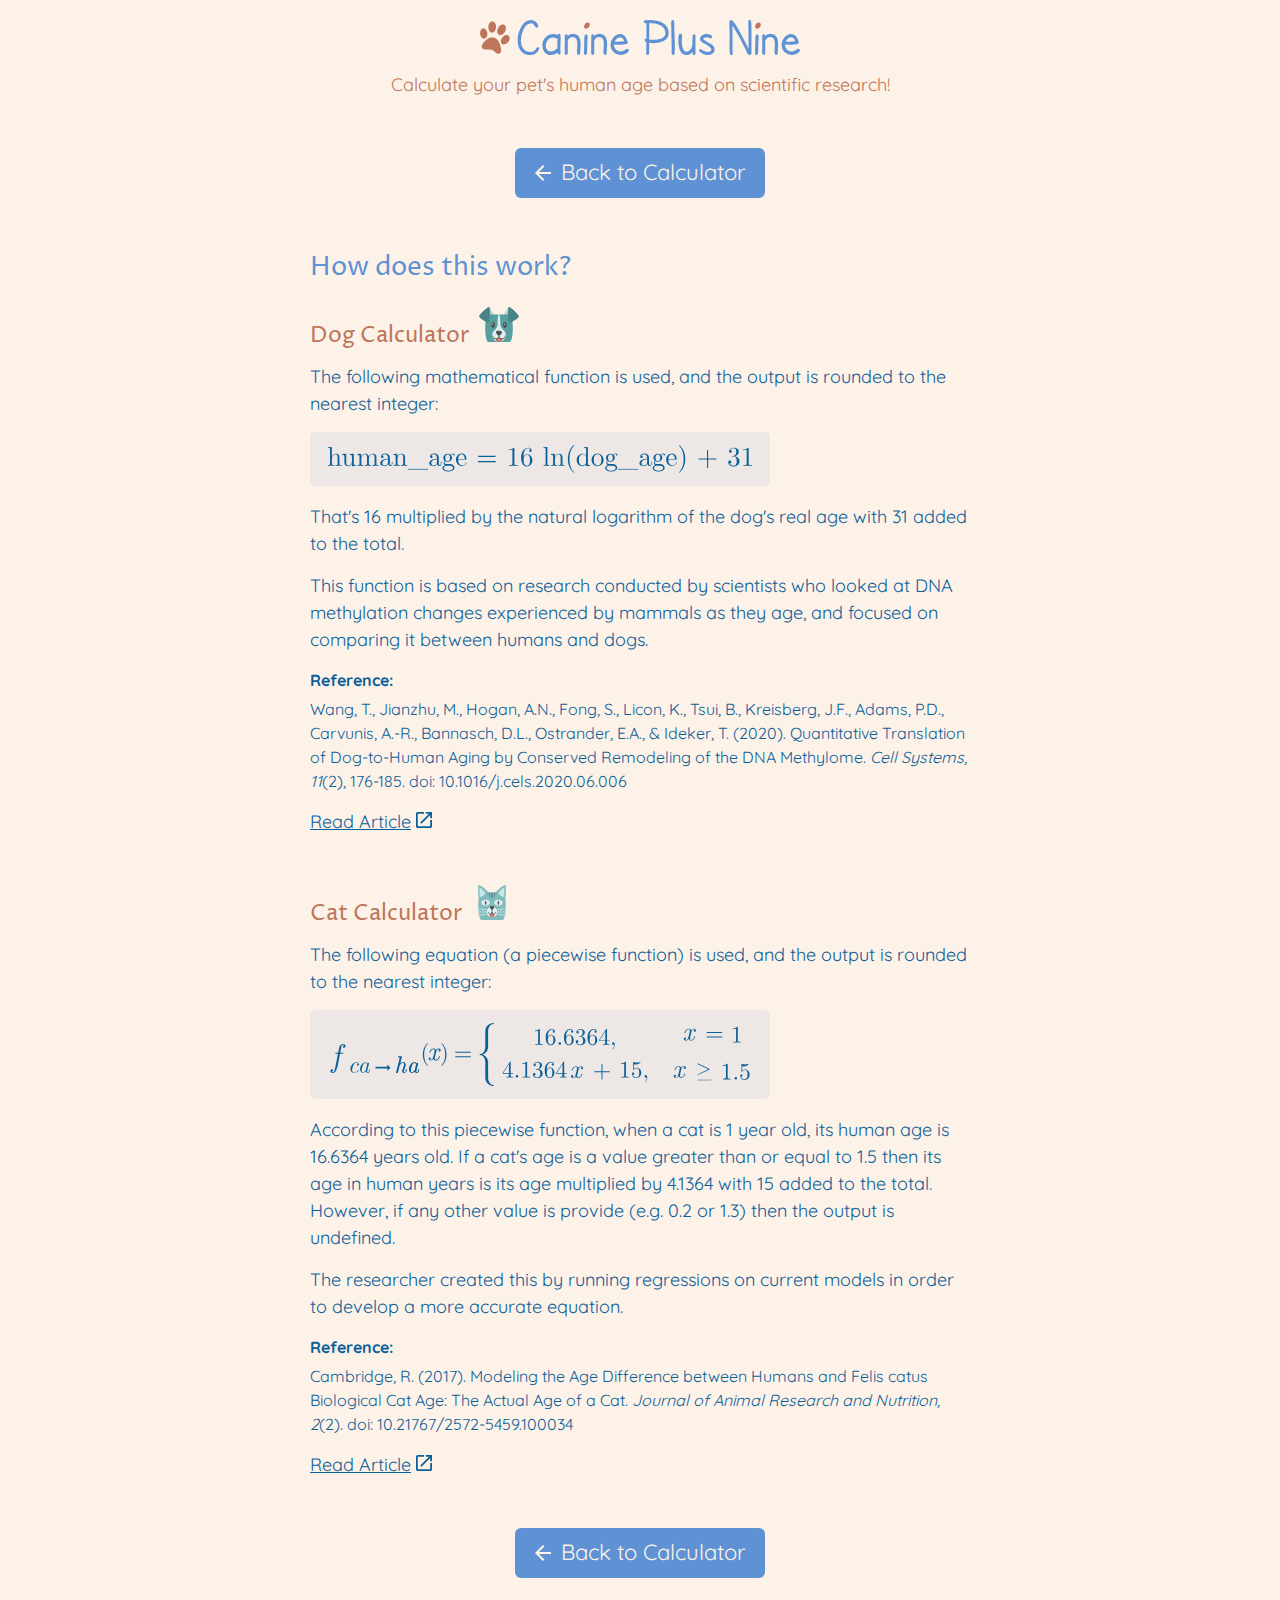
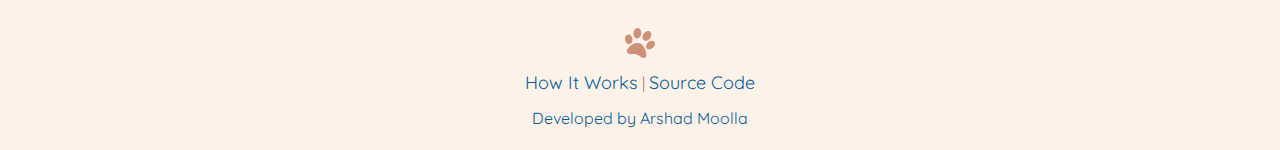
<file: how-it-works.html>
<!DOCTYPE html>
<html lang="en">
<head>
    <meta charset="UTF-8">
    <meta name="viewport" content="width=device-width, initial-scale=1.0">
    <link rel="stylesheet" href="styles/style.css">
    <link rel="icon" type="image/png" href="images/favicon/icon16.png" sizes="16x16">
    <link rel="icon" type="image/png" href="images/favicon/icon32.png" sizes="32x32">
    <link rel="icon" type="image/png" href="images/favicon/icon96.png" sizes="96x96">
    <title>How Canine Plus Nine Works</title>
</head>
<body>
    <div class="container">
        <header>
            <a href="index.html">
                <img src="images/canine-plus-nine-logo.svg" alt="Canine Plus Nine" class="logo">
            </a>
            <div class="header-text">Calculate your pet's human age based on scientific research!</div>
        </header>
        <nav>
            <a href="index.html" class="back-link">
                <button class="back-button">
                    <img src="images/arrow-back-icon.svg" alt="Back" class="back-icon">
                    Back to Calculator
                </button>
            </a>
        </nav>
        <main class="how-it-works-main">
            <h1>How does this work?</h1>
            <section class="calculator-info">
                <div class="section-heading">
                    Dog Calculator
                    <img src="images/dog-tongue.svg" alt="Dog" class="section-heading-image">
                </div>
                <div class="section-content">
                    <p>The following mathematical function is used, and the output is rounded to the nearest integer:</p>
                    <img src="images/dog-equation.svg" alt="Dog Equation" class="equation-image">
                    <p>That's 16 multiplied by the natural logarithm of the dog's real age with 31 added to the total.</p>
                    <p>This function is based on research conducted by scientists who looked at DNA methylation changes experienced by mammals as they age, and focused on comparing it between humans and dogs.</p>
                    <p class="reference-heading">Reference:</p>
                    <p class="reference-content">Wang, T., Jianzhu, M., Hogan, A.N., Fong, S., Licon, K., Tsui, B., Kreisberg, J.F., Adams, P.D., Carvunis, A.-R., Bannasch, D.L., Ostrander, E.A., & Ideker, T. (2020). Quantitative Translation of Dog-to-Human Aging by Conserved Remodeling of the DNA Methylome. <i>Cell Systems, 11</i>(2), 176-185. doi: 10.1016/j.cels.2020.06.006</p>
                    <a href="https://doi.org/10.1016/j.cels.2020.06.006" target="_blank" class="article-link">
                        <u>Read Article</u>
                        <img src="images/link-icon.svg" alt="Link" class="link-icon">
                    </a>
                </div>
            </section>
            <section class="calculator-info">
                <div class="section-heading">
                    Cat Calculator
                    <img src="images/cat-tongue.svg" alt="cat" class="section-heading-image">
                </div>
                <div class="section-content">
                    <p>The following equation (a piecewise function) is used, and the output is rounded to the nearest integer:</p>
                    <img src="images/cat-equation.svg" alt="Cat Equation" class="equation-image">
                    <p>According to this piecewise function, when a cat is 1 year old, its human age is 16.6364 years old. If a cat's age is a value greater than or equal to 1.5 then its age in human years is its age multiplied by 4.1364 with 15 added to the total. However, if any other value is provide (e.g. 0.2 or 1.3) then the output is undefined.</p>
                    <p>The researcher created this by running regressions on current models in order to develop a more accurate equation.</p>
                    <p class="reference-heading">Reference:</p>
                    <p class="reference-content">Cambridge, R. (2017). Modeling the Age Difference between Humans and Felis catus Biological Cat Age: The Actual Age of a Cat. <i>Journal of Animal Research and Nutrition, 2</i>(2). doi: 10.21767/2572-5459.100034</p>
                    <a href="https://doi.org/10.21767/2572-5459.100034" target="_blank" class="article-link">
                        <u>Read Article</u>
                        <img src="images/link-icon.svg" alt="Link" class="link-icon">
                    </a>
                </div>
            </section>
        </main>
        <nav>
            <a href="index.html" class="back-link">
                <button class="back-button">
                    <img src="images/arrow-back-icon.svg" alt="Back" class="back-icon">
                    Back to Calculator
                </button>
            </a>
        </nav>
        <footer>
            <img src="images/paw-icon.svg" alt="Paw Icon" class="paw-icon">
            <br>
            <a href="how-it-works.html">
                <span>How It Works</span>
            </a>
            <span class="footer-link-separator">|</span>
            <a href="https://github.com/arshadmoolla/canine-plus-nine" target="_blank">
                <span>Source Code</span>
            </a>
            <a href="https://arshadmoolla.com" target="_blank">
                <div class="developed-by">Developed by Arshad Moolla</div>
            </a>
        </footer>
    </div>
</body>
</html>
</file>
<file: styles/style.css>
@import url("https://fonts.googleapis.com/css2?family=Proza+Libre:wght@600&family=Quicksand&display=swap");
* {
  -webkit-box-sizing: border-box;
          box-sizing: border-box;
  margin: 0;
  padding: 0;
  font-family: "Quicksand", sans-serif;
  line-height: 1.5;
}

body {
  background-color: #FDF2E7;
}

.container {
  display: -webkit-box;
  display: -ms-flexbox;
  display: flex;
  -webkit-box-orient: vertical;
  -webkit-box-direction: normal;
      -ms-flex-direction: column;
          flex-direction: column;
  -webkit-box-align: center;
      -ms-flex-align: center;
          align-items: center;
  text-align: center;
  min-height: 100vh;
  padding: 20px;
}

header .logo {
  width: 320px;
  margin-bottom: 10px;
}

header .header-text {
  color: #BF755A;
  font-family: "Quicksand", sans-serif;
  font-size: 18px;
  margin-bottom: 50px;
}

nav .choose-pet {
  font-family: "Proza Libre", sans-serif;
  color: #5E92D4;
  font-size: 22px;
}

nav .pet-container {
  display: -webkit-box;
  display: -ms-flexbox;
  display: flex;
  -webkit-box-pack: justify;
      -ms-flex-pack: justify;
          justify-content: space-between;
  margin-bottom: 50px;
}

nav .dog-container,
nav .cat-container {
  display: -webkit-box;
  display: -ms-flexbox;
  display: flex;
  -webkit-box-orient: vertical;
  -webkit-box-direction: normal;
      -ms-flex-direction: column;
          flex-direction: column;
  padding: 10px;
  -webkit-box-align: center;
      -ms-flex-align: center;
          align-items: center;
}

nav .dog-image,
nav .cat-image {
  width: 120px;
  cursor: pointer;
}

nav .dog-button,
nav .cat-button {
  display: -webkit-box;
  display: -ms-flexbox;
  display: flex;
  -webkit-box-pack: center;
      -ms-flex-pack: center;
          justify-content: center;
  -webkit-box-align: center;
      -ms-flex-align: center;
          align-items: center;
  background-color: #5E92D4;
  color: #FDF2E7;
  border: none;
  width: 150px;
  height: 50px;
  border-radius: 6px;
  outline: none;
  cursor: pointer;
  font-size: 22px;
}

nav .dog-button:hover,
nav .cat-button:hover {
  background-color: #0B609A;
}

nav .dog-check-icon,
nav .cat-check-icon {
  margin-left: 10px;
}

section.calculator {
  display: none;
}

section.calculator form {
  margin-bottom: 50px;
  /* Chrome, Safari, Edge, Opera */
  /* Firefox */
}

section.calculator form .dog-value,
section.calculator form .cat-value {
  background-color: #FDF2E7;
  color: #BF755A;
  border: 2px solid #5E92D4;
  border-radius: 6px;
  height: 50px;
  width: 270px;
  font-size: 22px;
  padding: 10px;
  font-weight: bold;
  outline: none;
  margin-right: 10px;
  text-align: center;
}

section.calculator form ::-webkit-input-placeholder {
  font-weight: normal;
  color: #BF755A;
  opacity: 1;
}

section.calculator form :-ms-input-placeholder {
  font-weight: normal;
  color: #BF755A;
  opacity: 1;
}

section.calculator form ::-ms-input-placeholder {
  font-weight: normal;
  color: #BF755A;
  opacity: 1;
}

section.calculator form ::placeholder {
  font-weight: normal;
  color: #BF755A;
  opacity: 1;
}

section.calculator form input[type=number]::-webkit-outer-spin-button,
section.calculator form input[type=number]::-webkit-inner-spin-button {
  -webkit-appearance: none;
  margin: 0;
}

section.calculator form input[type=number] {
  -moz-appearance: textfield;
}

section.calculator form .dog-submit-button,
section.calculator form .cat-submit-button {
  background-color: #5E92D4;
  color: #FDF2E7;
  border: none;
  width: 150px;
  height: 50px;
  border-radius: 6px;
  outline: none;
  cursor: pointer;
  font-size: 22px;
}

section.calculator form .dog-submit-button:hover,
section.calculator form .cat-submit-button:hover {
  background-color: #0B609A;
}

section.calculator .dog-age-info,
section.calculator .cat-age-info {
  font-family: "Proza Libre", sans-serif;
  font-size: 22px;
  color: #BF755A;
  margin-bottom: 10px;
}

section.calculator .cat-age-info {
  margin-bottom: 50px;
}

section.calculator .dog-age-varies {
  margin-bottom: 50px;
  font-size: 18px;
  color: #BF755A;
}

footer .paw-icon {
  width: 30px;
  margin-bottom: 5px;
}

footer a {
  color: #0B609A;
  font-size: 18px;
  text-decoration: none;
}

footer a:hover {
  color: #BF755A;
}

footer .developed-by {
  margin-top: 10px;
  font-size: 16px;
}

footer .footer-link-separator {
  color: #BF755A;
}

nav .back-link {
  text-decoration: none;
}

nav .back-button {
  background-color: #5E92D4;
  color: #FDF2E7;
  border: none;
  width: 250px;
  height: 50px;
  border-radius: 6px;
  outline: none;
  cursor: pointer;
  font-size: 22px;
  display: -webkit-box;
  display: -ms-flexbox;
  display: flex;
  -webkit-box-align: center;
      -ms-flex-align: center;
          align-items: center;
  -webkit-box-pack: center;
      -ms-flex-pack: center;
          justify-content: center;
  margin-bottom: 50px;
}

nav .back-button .back-icon {
  margin-right: 10px;
}

nav .back-button:hover {
  background-color: #0B609A;
}

main.how-it-works-main {
  max-width: 660px;
}

main.how-it-works-main h1 {
  font-family: "Proza Libre", sans-serif;
  color: #5E92D4;
  font-weight: normal;
  font-size: 26px;
  margin-bottom: 20px;
  text-align: left;
}

main.how-it-works-main section.calculator-info {
  margin-bottom: 50px;
  display: -webkit-box;
  display: -ms-flexbox;
  display: flex;
  -webkit-box-orient: vertical;
  -webkit-box-direction: normal;
      -ms-flex-direction: column;
          flex-direction: column;
  -webkit-box-align: start;
      -ms-flex-align: start;
          align-items: flex-start;
  text-align: left;
}

main.how-it-works-main section.calculator-info .section-heading {
  font-family: "Proza Libre", sans-serif;
  color: #BF755A;
  font-size: 22px;
  margin-bottom: 10px;
}

main.how-it-works-main section.calculator-info .section-heading-image {
  width: 40px;
  margin-left: 5px;
}

main.how-it-works-main section.calculator-info .section-content {
  color: #0B609A;
  font-size: 18px;
}

main.how-it-works-main section.calculator-info .section-content p {
  margin-bottom: 15px;
}

main.how-it-works-main section.calculator-info .section-content .reference-heading {
  font-weight: bold;
  font-size: 16px;
  margin-bottom: 5px;
}

main.how-it-works-main section.calculator-info .section-content .reference-content {
  font-size: 16px;
}

main.how-it-works-main section.calculator-info .section-content .equation-image {
  max-width: 460px;
  margin-bottom: 10px;
}

main.how-it-works-main section.calculator-info .section-content .article-link {
  color: #0B609A;
  text-decoration: none;
}

main.how-it-works-main section.calculator-info .section-content .link-icon {
  width: 16px;
}

@media only screen and (max-width: 600px) {
  header .logo {
    width: 300px;
  }
  header .header-text {
    margin-bottom: 40px;
  }
  nav .pet-container {
    margin-bottom: 40px;
  }
  section form {
    margin-bottom: 40px;
  }
  section form .dog-value,
  section form .cat-value {
    margin-bottom: 10px;
  }
  section .dog-age-info {
    margin-bottom: 10px;
  }
  section .cat-age-info {
    margin-bottom: 40px;
  }
  section .dog-age-varies {
    margin-bottom: 40px;
  }
  nav .back-button {
    margin-bottom: 40px;
  }
  main.how-it-works-main section.calculator-info {
    margin-bottom: 40px;
  }
  main.how-it-works-main section.calculator-info .section-content .equation-image {
    max-width: 100%;
  }
  main.how-it-works-main section.calculator-info .section-content .link-icon {
    width: 14px;
  }
}
</file>
